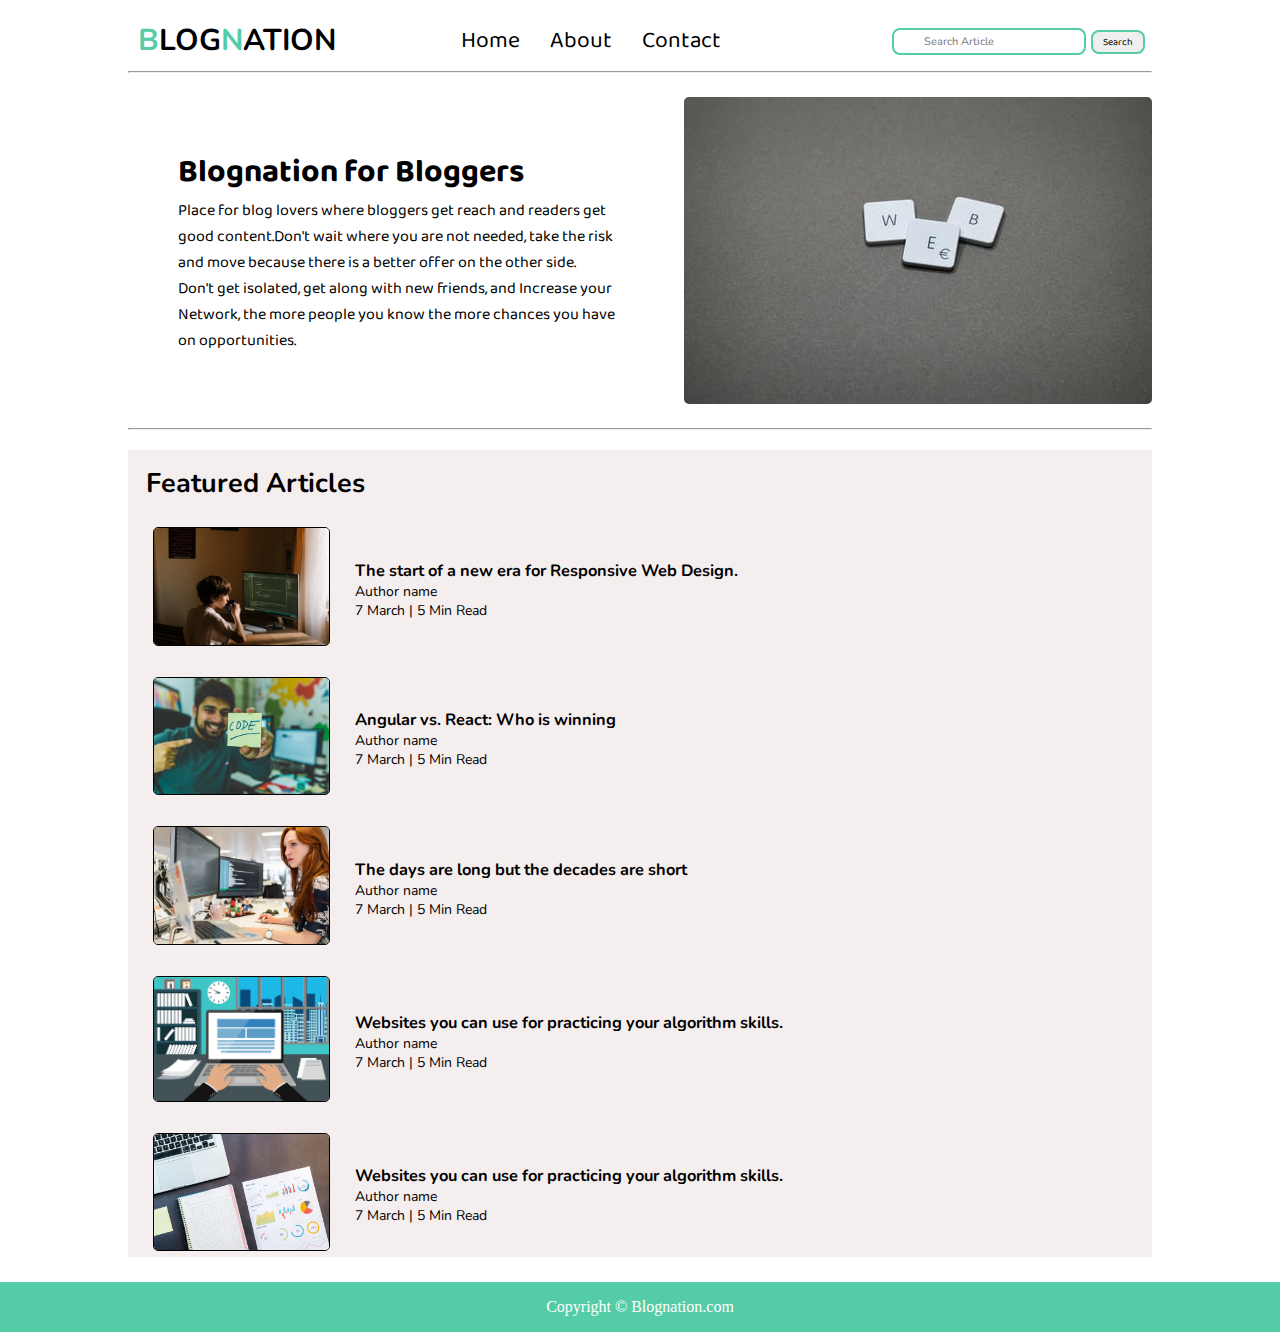
<file: index.html>
<!DOCTYPE html>
<html lang="en">

<head>
    <meta charset="UTF-8">
    <meta http-equiv="X-UA-Compatible" content="IE=edge">
    <meta name="viewport" content="width=device-width, initial-scale=1.0">
    <link rel="stylesheet" href="css/utility.css">
    <link rel="stylesheet" href="css/style.css">
    <link rel="stylesheet" href="css/res.css">
    <link rel="stylesheet" href="css/about.css">
    <link rel="stylesheet" href="css/article1.css">
    <link rel="stylesheet" href="css/contact.css">
    
    <title>BlogNation</title>
</head>

<body>
    <div class="navigation max_width-1 m_at font1">
        <div class="n-left">
            <span id="b-name"><span style="color:var(--main-bg-color);">B</span>LOG<span style="color:var(--main-bg-color);">N</span>ATION</span>
            <ul>
                <li><a href="index.html">Home</a></li>
                <li><a href="about.html">About</a></li>
                <li><a href="contact.html" target="_blank">Contact</a></li>
            </ul>

        </div>
        <div class="n-right">
            <form action="search.html" method="get">
            <input class="form-input" type="text" name="query" placeholder="Search Article">
            <button class="btn">Search</button>
        </form>
        </div>

    </div>
    <div class="max_width-1 m_at">
        <hr>
    </div>

    <div class="content max_width-1 m_at">
        <div class="content-left">
            <h1>Blognation for Bloggers</h1>
            <p>Place for blog lovers where bloggers get reach and readers get good content.Don't wait where you are not
                needed, take the risk and move because there is a better offer on the other side.</p>
            <p>Don't get isolated, get along with new friends, and Increase your Network, the more people you know the
                more chances you have on opportunities.</p>
        </div>
        <div class="content-right">
        </div>
    </div>
    <div class="max_width-1 m_at">
        <hr>
    </div>
    <div class="h-articles max_width-1 m_at font1">
        <h2>Featured Articles</h2>
            <div class="h-article">
                <div class="h-article-img">
                    <img src="img/pexels-cottonbro-4709285.jpg" alt="article-1">
                </div>
                <div class="h-article-content font1">
                    <a href="article1.html">
                        <h3>The start of a new era for Responsive Web Design.</h3>
                    </a>
                    <div>Author name </div>
                    <span>7 March | 5 Min Read</span>
                </div>
            </div>

            <div class="h-article">
                <div class="h-article-img">
                    <img src="img/code.jpeg" alt="article-1">
                </div>
                <div class="h-article-content font1">
                    <a href="article2.html">
                        <h3>Angular vs. React: Who is winning</h3>
                    </a>
                    <div>Author name</div>
                    <span>7 March | 5 Min Read</span>
                </div>
            </div>

            <div class="h-article">
                <div class="h-article-img">
                    <img src="img/code2.jpeg" alt="article-1">
                </div>
                <div class="h-article-content font1">
                    <a href="article3.html">
                        <h3>The days are long but the decades are short</h3>
                    </a>
                    <div>Author name </div>
                    <span>7 March | 5 Min Read</span>
                </div>
            </div>

            <div class="h-article">
                <div class="h-article-img">
                    <img src="img/office_employee_workspace.jpg" alt="article-1">
                </div>
                <div class="h-article-content font1">
                    <a href="blogpost.html">
                        <h3>Websites you can use for practicing your algorithm skills.</h3>
                    </a>
                    <div>Author name </div>
                    <span>7 March | 5 Min Read</span>
                </div>
            </div>

            <div class="h-article">
                <div class="h-article-img">
                    <img src="img/pexels-lukas-669616.jpg" alt="article-1">
                </div>
                <div class="h-article-content font1">
                    <a href="blogpost.html">
                        <h3>Websites you can use for practicing your algorithm skills.</h3>
                    </a>
                    <div>Author name </div>
                    <span>7 March | 5 Min Read</span>
                </div>
            </div>

    </div>

    <div class="footer">
        <p>Copyright &copy Blognation.com</p>
    </div>
</body>

</html>
</file>
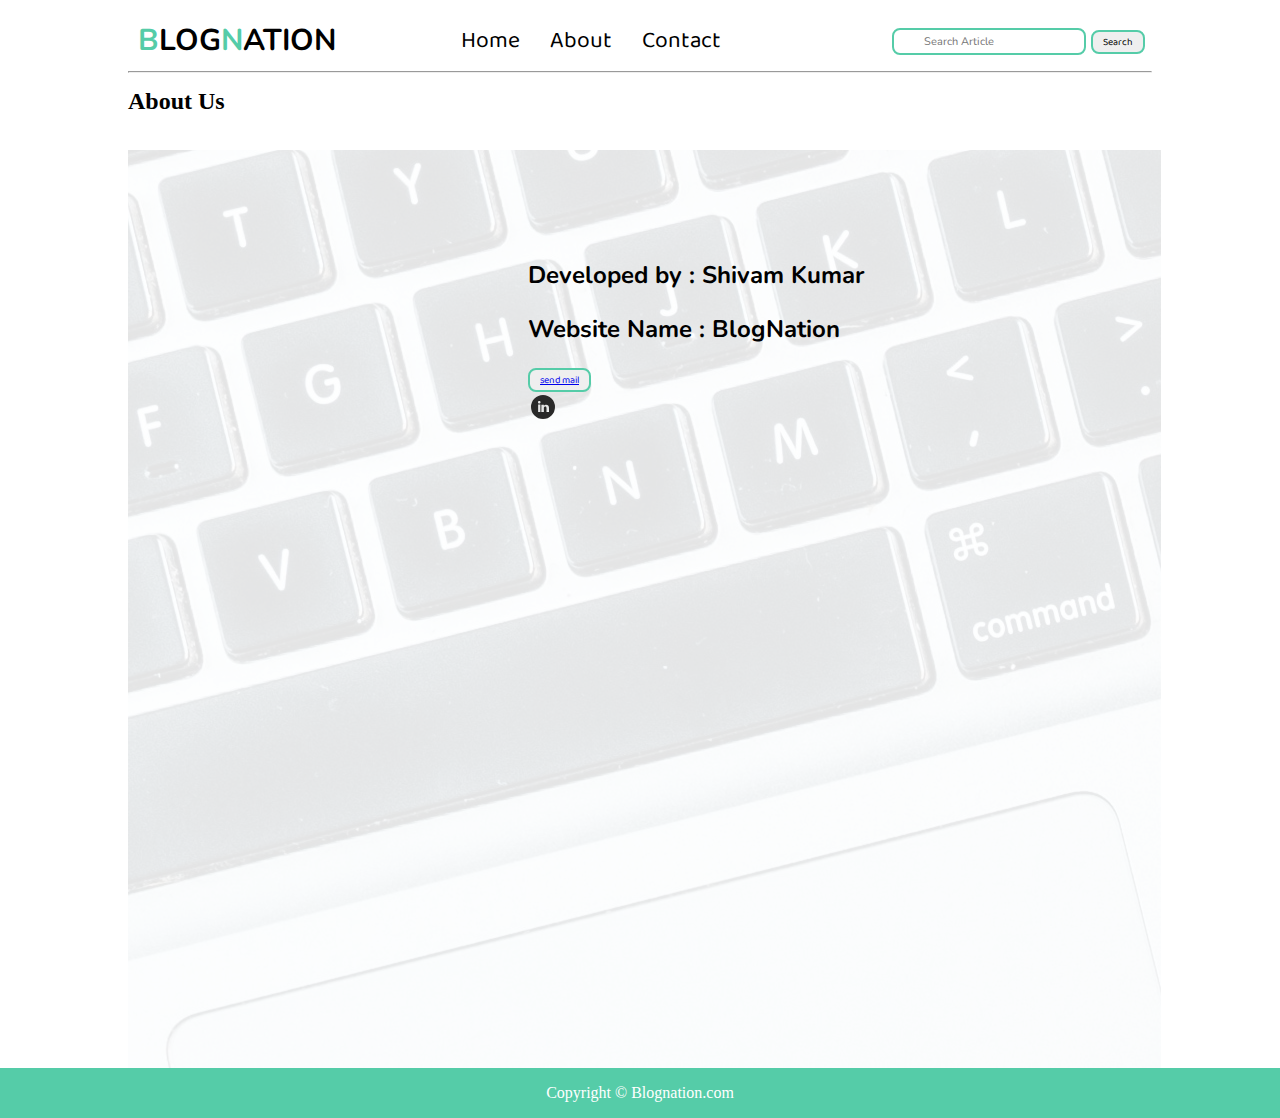
<file: about.html>
<!DOCTYPE html>
<html lang="en">

<head>
    <meta charset="UTF-8">
    <meta http-equiv="X-UA-Compatible" content="IE=edge">
    <meta name="viewport" content="width=device-width, initial-scale=1.0">
    <link rel="stylesheet" href="css/utility.css">
    <link rel="stylesheet" href="css/style.css">
    <link rel="stylesheet" href="css/contact.css">
    <link rel="stylesheet" href="css/res.css">
    <link rel="stylesheet" href="css/about.css">
    <link rel="stylesheet" href="css/article1.css">
    <title>BlogNation</title>
</head>

<body>
    <div class="navigation max_width-1 m_at font1">
        <div class="n-left">
            <span id="b-name"><span style="color:var(--main-bg-color);">B</span>LOG<span style="color:var(--main-bg-color);">N</span>ATION</span>
            <ul>
                <li><a href="index.html">Home</a></li>
                <li><a href="about.html">About</a></li>
                <li><a href="contact.html" target="_blank">Contact</a></li>
            </ul>

        </div>
        <div class="n-right">
            <form action="search.html" method="get">
            <input class="form-input" type="text" name="query" placeholder="Search Article">
            <button class="btn">Search</button>
        </form>
        </div>

    </div>
    <div class="max_width-1 m_at">
        <hr>
    </div>
    <div class="max_width-1 m_at m-pad" style="padding: 15px;">
        <h2>About Us</h2>
    </div>
    <div class="contact-content font1 m_at max_width-1">
        <div class="about">
                <h2>Developed by : Shivam Kumar</h2><br>
                <h2>Website Name : BlogNation</h2><br>
                <button type="button"  class="btn btn-dark" style="color: white;"> 
                <a href="mailto:kumarshivamsuper@gmail.com">send mail</a></button><br>
                <a href="https://www.instagram.com/khemu_2001/" target="_blank"><svg width="30" height="30" viewBox="0 0 30 30" fill="none" class="lx os"><path fill-rule="evenodd" clip-rule="evenodd" d="M27 15a12 12 0 1 1-24 0 12 12 0 0 1 24 0zm-14.61 5v-7.42h-2.26V20h2.26zm-1.13-8.44c.79 0 1.28-.57 1.28-1.28-.02-.73-.5-1.28-1.26-1.28-.78 0-1.28.55-1.28 1.28 0 .71.49 1.28 1.25 1.28h.01zM15.88 20h-2.5s.04-6.5 0-7.17h2.5v1.02l-.02.02h.02v-.02a2.5 2.5 0 0 1 2.25-1.18c1.64 0 2.87 1.02 2.87 3.22V20h-2.5v-3.83c0-.97-.36-1.62-1.26-1.62-.69 0-1.1.44-1.28.87-.06.15-.08.36-.08.58v4z" fill="#292929"></path></svg></a>
            </address>
        </div>
    </div>

    <div class="footer">
        <p>Copyright &copy Blognation.com</p>
    </div>
</body>

</html>
</file>
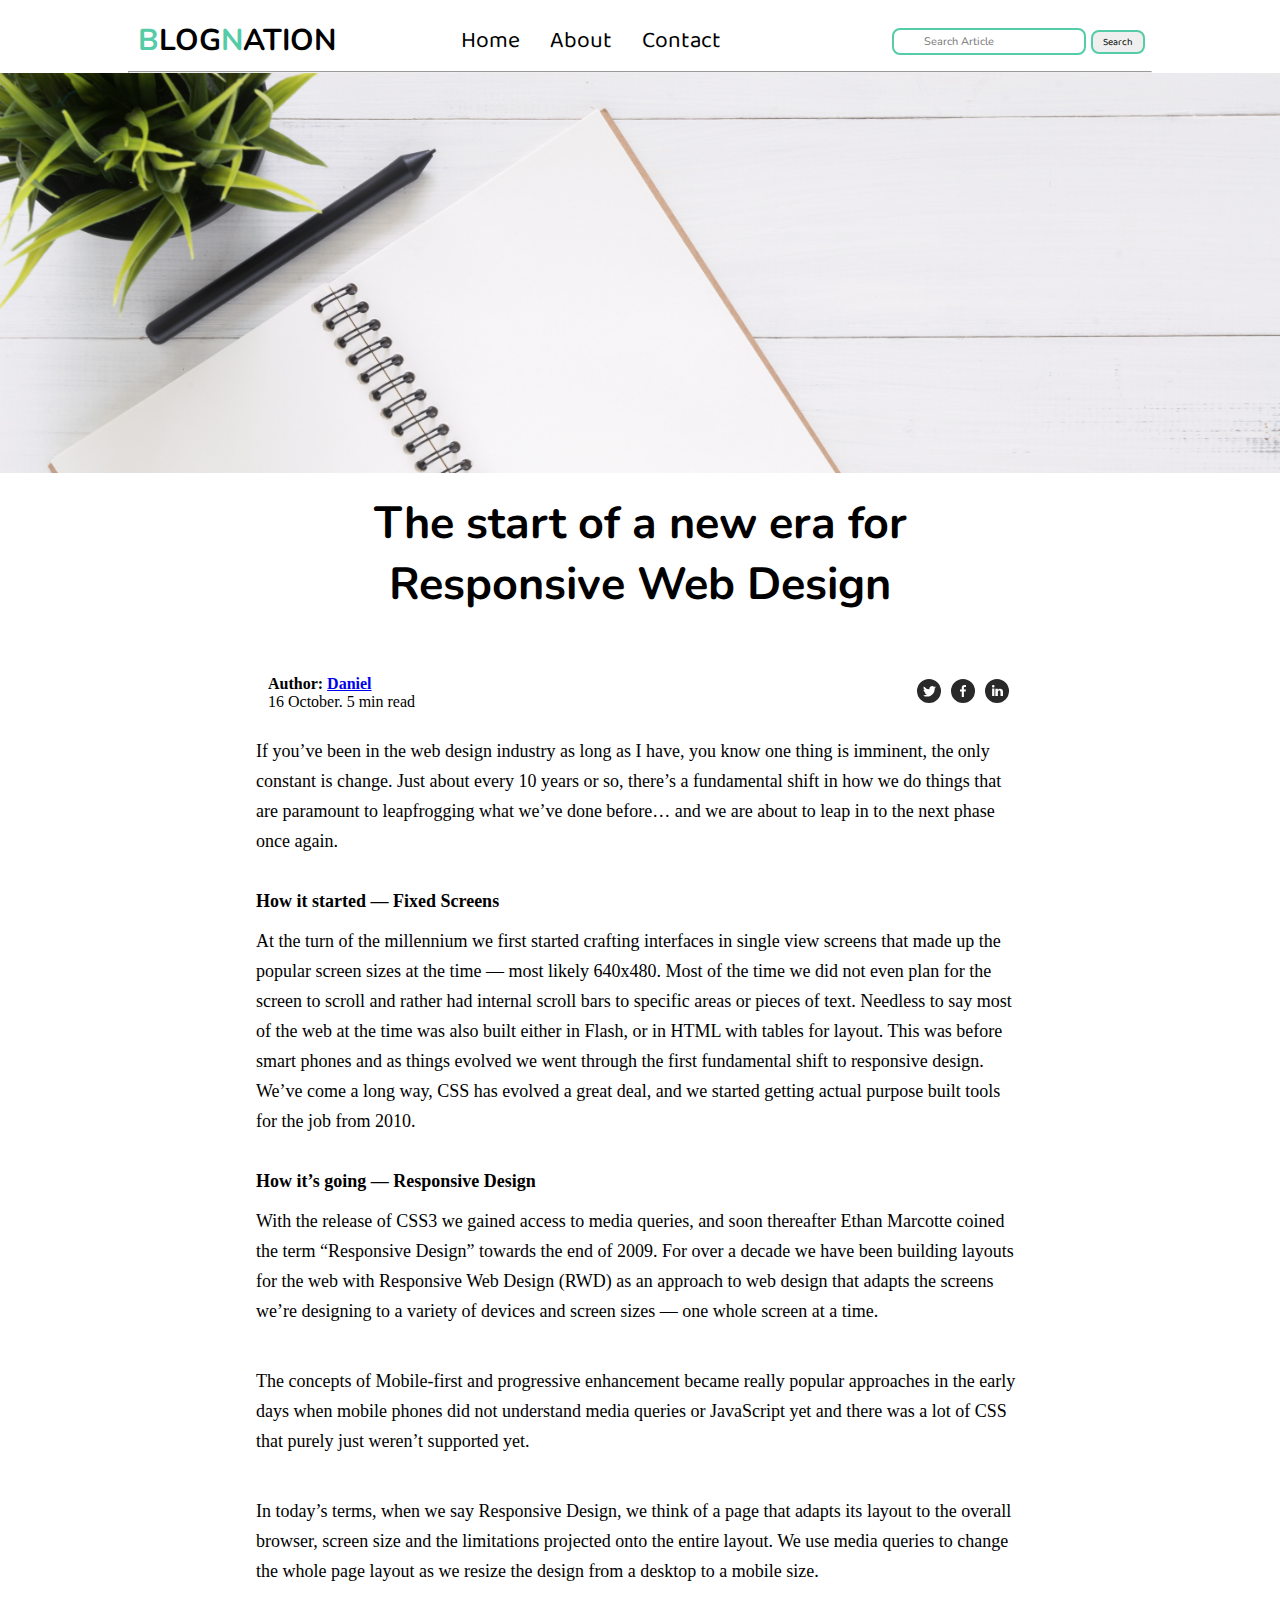
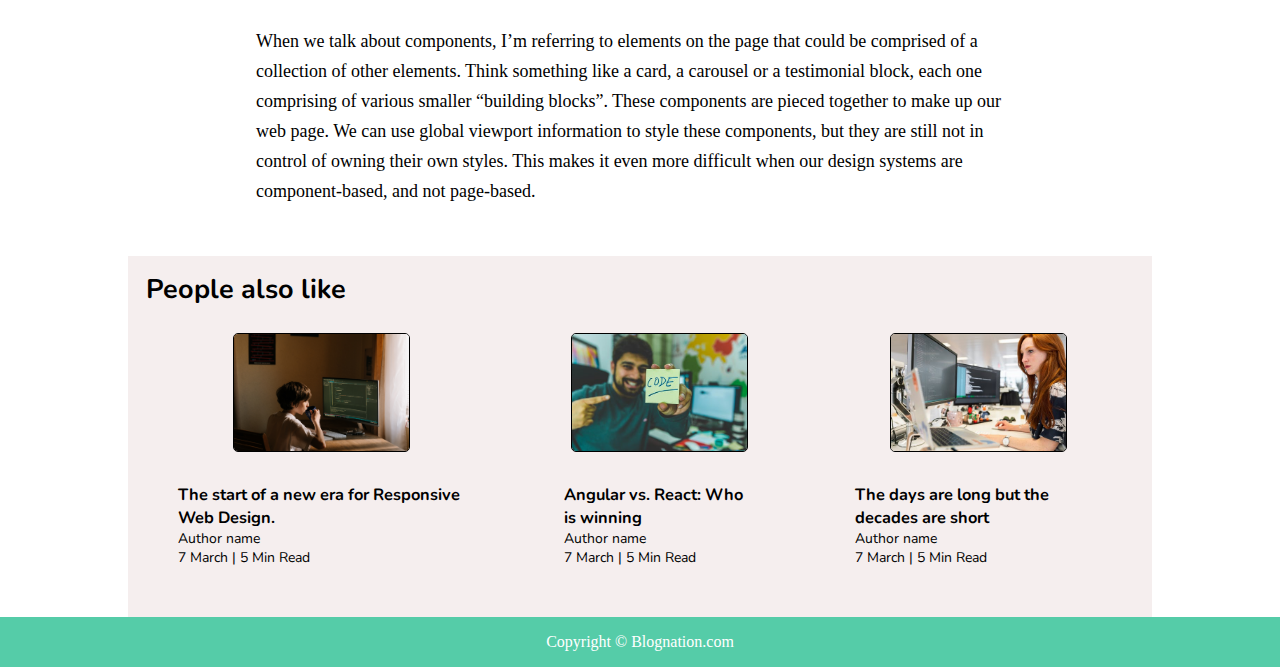
<file: article1.html>
<!DOCTYPE html>
<html lang="en">

<head>
    <meta charset="UTF-8">
    <meta http-equiv="X-UA-Compatible" content="IE=edge">
    <meta name="viewport" content="width=device-width, initial-scale=1.0">
    <link rel="stylesheet" href="css/utility.css">
    <link rel="stylesheet" href="css/style.css">
    <link rel="stylesheet" href="css/blogpost.css">
    <link rel="stylesheet" href="css/res.css">
    <link rel="stylesheet" href="css/about.css">
    <link rel="stylesheet" href="css/article1.css">
    <title>BlogNation</title>
</head>

<body>
    <div class="navigation max_width-1 m_at font1">
        <div class="n-left">
            <span id="b-name"><span style="color:var(--main-bg-color);">B</span>LOG<span style="color:var(--main-bg-color);">N</span>ATION</span>
            <ul>
                <li><a href="index.html">Home</a></li>
                <li><a href="about.html">About</a></li>
                <li><a href="contact.html" target="_blank">Contact</a></li>
            </ul>

        </div>
        <div class="n-right">
            <form action="search.html" method="get">
            <input class="form-input" type="text" name="query" placeholder="Search Article">
            <button class="btn">Search</button>
        </form>
        </div>
    </div>
    <div class="max_width-1 m_at">
        <hr>
    </div>
    <div class="blog-img">
        <img src="img/blog-img.jpg" alt="blog">
    </div>
    <div class="blogpost-content max_width-2 m_at">
            <h1 class="font1 stick">The start of a new era for Responsive Web Design</h1>
            <div class="blog-meta">
                <div class="auth-info font2"><b> Author: <a href="/">Daniel</a> </b>
                    <div>16 October. 5 min read</div>
                </div>
                <div class="social-info">
                    <a href="/" target="_blank"><svg width="30" height="30" viewBox="0 0 30 30" fill="none" class="lx os"><path fill-rule="evenodd" clip-rule="evenodd" d="M15 27a12 12 0 1 0 0-24 12 12 0 0 0 0 24zm4.95-16.17a2.67 2.67 0 0 0-4.6 1.84c0 .2.03.41.05.62a7.6 7.6 0 0 1-5.49-2.82 3 3 0 0 0-.38 1.34c.02.94.49 1.76 1.2 2.23a2.53 2.53 0 0 1-1.2-.33v.04c0 1.28.92 2.36 2.14 2.62-.23.05-.46.08-.71.1l-.21-.02-.27-.03a2.68 2.68 0 0 0 2.48 1.86A5.64 5.64 0 0 1 9 19.38a7.62 7.62 0 0 0 4.1 1.19c4.9 0 7.58-4.07 7.57-7.58v-.39c.52-.36.97-.83 1.33-1.38-.48.23-1 .37-1.53.43.56-.33.96-.86 1.15-1.48-.5.31-1.07.53-1.67.66z" fill="#292929"></path></svg></a>

                    <a href="/" target="_blank"><svg width="30" height="30" viewBox="0 0 30 30" fill="none" class="lx os"><path fill-rule="evenodd" clip-rule="evenodd" d="M15 27a12 12 0 1 0 0-24 12 12 0 0 0 0 24zm-1.23-6.03V15.6H12v-2.15h1.77v-1.6C13.77 10 14.85 9 16.42 9c.75 0 1.4.06 1.58.08v1.93h-1.09c-.85 0-1.02.43-1.02 1.05v1.38h2.04l-.27 2.15H15.9V21l-2.13-.03z" fill="#292929"></path></svg></a>

                   <a href="/" target="_blank"><svg width="30" height="30" viewBox="0 0 30 30" fill="none" class="lx os"><path fill-rule="evenodd" clip-rule="evenodd" d="M27 15a12 12 0 1 1-24 0 12 12 0 0 1 24 0zm-14.61 5v-7.42h-2.26V20h2.26zm-1.13-8.44c.79 0 1.28-.57 1.28-1.28-.02-.73-.5-1.28-1.26-1.28-.78 0-1.28.55-1.28 1.28 0 .71.49 1.28 1.25 1.28h.01zM15.88 20h-2.5s.04-6.5 0-7.17h2.5v1.02l-.02.02h.02v-.02a2.5 2.5 0 0 1 2.25-1.18c1.64 0 2.87 1.02 2.87 3.22V20h-2.5v-3.83c0-.97-.36-1.62-1.26-1.62-.69 0-1.1.44-1.28.87-.06.15-.08.36-.08.58v4z" fill="#292929"></path></svg></a>
                </div>
            </div>

            <div class="para font2">

                <p>If you’ve been in the web design industry as long as I have, you know one thing is imminent, the only constant is change. Just about every 10 years or so, there’s a fundamental shift in how we do things that are paramount to leapfrogging what we’ve done before… and we are about to leap in to the next phase once again.</p><br>



                <h4>How it started — Fixed Screens</h4>

                <p>At the turn of the millennium we first started crafting interfaces in single view screens that made up the popular screen sizes at the time — most likely 640x480. Most of the time we did not even plan for the screen to scroll and rather had internal scroll bars to specific areas or pieces of text. Needless to say most of the web at the time was also built either in Flash, or in HTML with tables for layout. This was before smart phones and as things evolved we went through the first fundamental shift to responsive design. We’ve come a long way, CSS has evolved a great deal, and we started getting actual purpose built tools for the job from 2010.</p><br>


                <h4>How it’s going — Responsive Design</h4>

                <p>With the release of CSS3 we gained access to media queries, and soon thereafter Ethan Marcotte coined the term “Responsive Design” towards the end of 2009. For over a decade we have been building layouts for the web with Responsive Web Design (RWD) as an approach to web design that adapts the screens we’re designing to a variety of devices and screen sizes — one whole screen at a time.</p><br>

                <p>The concepts of Mobile-first and progressive enhancement became really popular approaches in the early days when mobile phones did not understand media queries or JavaScript yet and there was a lot of CSS that purely just weren’t supported yet.</p><br>

                <p>In today’s terms, when we say Responsive Design, we think of a page that adapts its layout to the overall browser, screen size and the limitations projected onto the entire layout. We use media queries to change the whole page layout as we resize the design from a desktop to a mobile size.</p><br>


                <p>When we talk about components, I’m referring to elements on the page that could be comprised of a collection of other elements. Think something like a card, a carousel or a testimonial block, each one comprising of various smaller “building blocks”. These components are pieced together to make up our web page. We can use global viewport information to style these components, but they are still not in control of owning their own styles. This makes it even more difficult when our design systems are component-based, and not page-based.
                </p><br>
        </div>
        </div>
    <div class="h-articles max_width-1 m_at font1">
        <h2>People also like</h2>
            <div class="row-article b-article">
                <div class="h-article b-article fl_direct">
                    <div class="h-article-img">
                        <img src="img/pexels-cottonbro-4709285.jpg" alt="article-1">
                    </div>
                    <div class="h-article-content font1">
                        <a href="article1.html">
                            <h3>The start of a new era for Responsive Web Design.</h3>
                        </a>
                        <div>Author name </div>
                        <span>7 March | 5 Min Read</span>
                    </div>
                </div>
    
                <div class="h-article b-article fl_direct">
                    <div class="h-article-img">
                        <img src="img/code.jpeg" alt="article-1">
                    </div>
                    <div class="h-article-content font1">
                        <a href="article2.html">
                            <h3>Angular vs. React: Who is winning</h3>
                        </a>
                        <div>Author name</div>
                        <span>7 March | 5 Min Read</span>
                    </div>
                </div>
    
                <div class="h-article b-article fl_direct">
                    <div class="h-article-img">
                        <img src="img/code2.jpeg" alt="article-1">
                    </div>
                    <div class="h-article-content font1">
                        <a href="article3.html">
                            <h3>The days are long but the decades are short</h3>
                        </a>
                        <div>Author name </div>
                        <span>7 March | 5 Min Read</span>
                    </div>
                </div>
            </div>
    </div>

    <div class="footer">
        <p>Copyright &copy Blognation.com</p>
    </div>
</body>

</html>
</file>
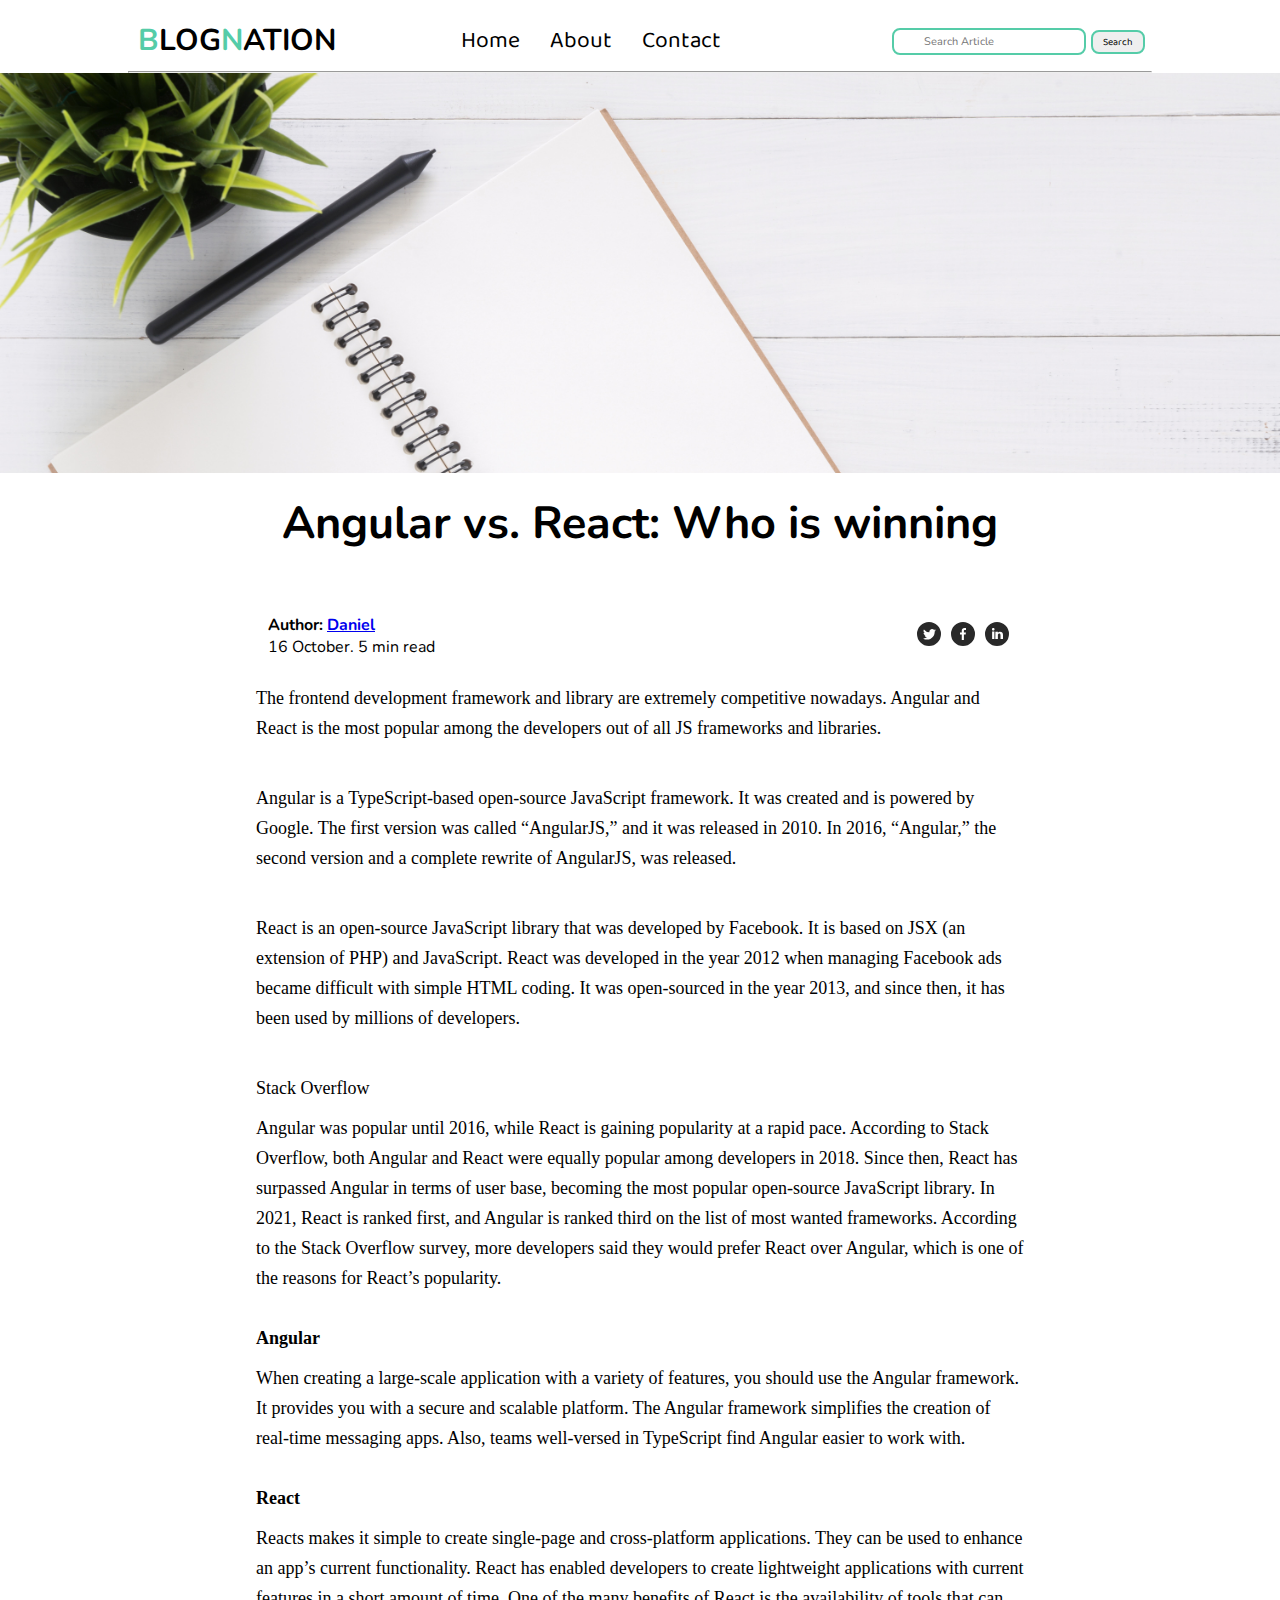
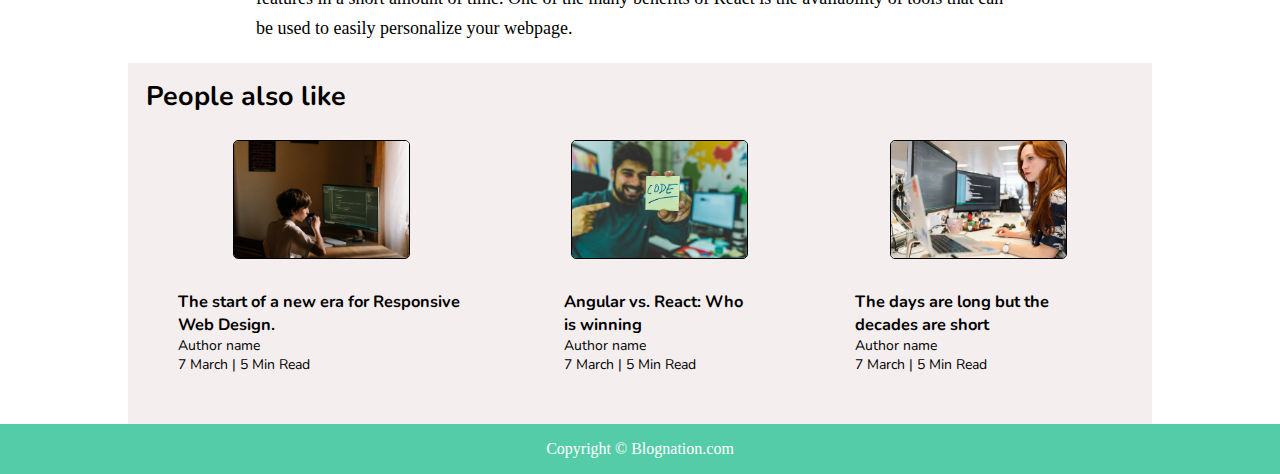
<file: article2.html>
<!DOCTYPE html>
<html lang="en">

<head>
    <meta charset="UTF-8">
    <meta http-equiv="X-UA-Compatible" content="IE=edge">
    <meta name="viewport" content="width=device-width, initial-scale=1.0">
    <link rel="stylesheet" href="css/utility.css">
    <link rel="stylesheet" href="css/style.css">
    <link rel="stylesheet" href="css/blogpost.css">
    <link rel="stylesheet" href="css/res.css">
    <link rel="stylesheet" href="css/about.css">
    <link rel="stylesheet" href="css/article1.css">
    
    <title>BlogNation</title>
</head>

<body>
    <div class="navigation max_width-1 m_at font1">
        <div class="n-left">
            <span id="b-name"><span style="color:var(--main-bg-color);">B</span>LOG<span style="color:var(--main-bg-color);">N</span>ATION</span>
            <ul>
                <li><a href="index.html">Home</a></li>
                <li><a href="about.html">About</a></li>
                <li><a href="contact.html" target="_blank">Contact</a></li>
            </ul>

        </div>
        <div class="n-right">
            <form action="search.html" method="get">
            <input class="form-input" type="text" name="query" placeholder="Search Article">
            <button class="btn">Search</button>
        </form>
        </div>
    </div>
    <div class="max_width-1 m_at">
        <hr>
    </div>
    <div class="blog-img">
        <img src="img/blog-img.jpg" alt="blog">
    </div>
    <div class="blogpost-content max_width-2 m_at">
            <h1 class="font1 stick">Angular vs. React: Who is winning</h1>
            <div class="blog-meta">
                <div class="auth-info font1"><b> Author: <a href="/">Daniel</a> </b>
                    <div>16 October. 5 min read</div>
                </div>
                <div class="social-info">
                    <a href="/" target="_blank"><svg width="30" height="30" viewBox="0 0 30 30" fill="none" class="lx os"><path fill-rule="evenodd" clip-rule="evenodd" d="M15 27a12 12 0 1 0 0-24 12 12 0 0 0 0 24zm4.95-16.17a2.67 2.67 0 0 0-4.6 1.84c0 .2.03.41.05.62a7.6 7.6 0 0 1-5.49-2.82 3 3 0 0 0-.38 1.34c.02.94.49 1.76 1.2 2.23a2.53 2.53 0 0 1-1.2-.33v.04c0 1.28.92 2.36 2.14 2.62-.23.05-.46.08-.71.1l-.21-.02-.27-.03a2.68 2.68 0 0 0 2.48 1.86A5.64 5.64 0 0 1 9 19.38a7.62 7.62 0 0 0 4.1 1.19c4.9 0 7.58-4.07 7.57-7.58v-.39c.52-.36.97-.83 1.33-1.38-.48.23-1 .37-1.53.43.56-.33.96-.86 1.15-1.48-.5.31-1.07.53-1.67.66z" fill="#292929"></path></svg></a>

                    <a href="/" target="_blank"><svg width="30" height="30" viewBox="0 0 30 30" fill="none" class="lx os"><path fill-rule="evenodd" clip-rule="evenodd" d="M15 27a12 12 0 1 0 0-24 12 12 0 0 0 0 24zm-1.23-6.03V15.6H12v-2.15h1.77v-1.6C13.77 10 14.85 9 16.42 9c.75 0 1.4.06 1.58.08v1.93h-1.09c-.85 0-1.02.43-1.02 1.05v1.38h2.04l-.27 2.15H15.9V21l-2.13-.03z" fill="#292929"></path></svg></a>

                   <a href="/" target="_blank"><svg width="30" height="30" viewBox="0 0 30 30" fill="none" class="lx os"><path fill-rule="evenodd" clip-rule="evenodd" d="M27 15a12 12 0 1 1-24 0 12 12 0 0 1 24 0zm-14.61 5v-7.42h-2.26V20h2.26zm-1.13-8.44c.79 0 1.28-.57 1.28-1.28-.02-.73-.5-1.28-1.26-1.28-.78 0-1.28.55-1.28 1.28 0 .71.49 1.28 1.25 1.28h.01zM15.88 20h-2.5s.04-6.5 0-7.17h2.5v1.02l-.02.02h.02v-.02a2.5 2.5 0 0 1 2.25-1.18c1.64 0 2.87 1.02 2.87 3.22V20h-2.5v-3.83c0-.97-.36-1.62-1.26-1.62-.69 0-1.1.44-1.28.87-.06.15-.08.36-.08.58v4z" fill="#292929"></path></svg></a>
                </div>
            </div>

            <div class="para font2">
                
                <p>The frontend development framework and library are extremely competitive nowadays. Angular and React is the most popular among the developers out of all JS frameworks and libraries.</p><br>


                <p>Angular is a TypeScript-based open-source JavaScript framework. It was created and is powered by Google. The first version was called “AngularJS,” and it was released in 2010. In 2016, “Angular,” the second version and a complete rewrite of AngularJS, was released.</p><br>


                <p>React is an open-source JavaScript library that was developed by Facebook. It is based on JSX (an extension of PHP) and JavaScript. React was developed in the year 2012 when managing Facebook ads became difficult with simple HTML coding. It was open-sourced in the year 2013, and since then, it has been used by millions of developers.</p><br>

                <p>Stack Overflow</p>

                <p>Angular was popular until 2016, while React is gaining popularity at a rapid pace. According to Stack Overflow, both Angular and React were equally popular among developers in 2018. Since then, React has surpassed Angular in terms of user base, becoming the most popular open-source JavaScript library. In 2021, React is ranked first, and Angular is ranked third on the list of most wanted frameworks. According to the Stack Overflow survey, more developers said they would prefer React over Angular, which is one of the reasons for React’s popularity.</p><br>




                <h4>Angular</h4>
            
                <p>When creating a large-scale application with a variety of features, you should use the Angular framework. It provides you with a secure and scalable platform. The Angular framework simplifies the creation of real-time messaging apps. Also, teams well-versed in TypeScript find Angular easier to work with.</p><br>

                <h4>React</h4>
                <p>Reacts makes it simple to create single-page and cross-platform applications. They can be used to enhance an app’s current functionality. React has enabled developers to create lightweight applications with current features in a short amount of time. One of the many benefits of React is the availability of tools that can be used to easily personalize your webpage.</p>
        </div>
        </div>
    <div class="h-articles max_width-1 m_at font1">
        <h2>People also like</h2>
        <div class="row-article b-article">
            <div class="h-article b-article fl_direct">
                <div class="h-article-img">
                    <img src="img/pexels-cottonbro-4709285.jpg" alt="article-1">
                </div>
                <div class="h-article-content font1">
                    <a href="article1.html">
                        <h3>The start of a new era for Responsive Web Design.</h3>
                    </a>
                    <div>Author name </div>
                    <span>7 March | 5 Min Read</span>
                </div>
            </div>

            <div class="h-article b-article fl_direct">
                <div class="h-article-img">
                    <img src="img/code.jpeg" alt="article-1">
                </div>
                <div class="h-article-content font1">
                    <a href="article2.html">
                        <h3>Angular vs. React: Who is winning</h3>
                    </a>
                    <div>Author name</div>
                    <span>7 March | 5 Min Read</span>
                </div>
            </div>

            <div class="h-article b-article fl_direct">
                <div class="h-article-img">
                    <img src="img/code2.jpeg" alt="article-1">
                </div>
                <div class="h-article-content font1">
                    <a href="article3.html">
                        <h3>The days are long but the decades are short</h3>
                    </a>
                    <div>Author name </div>
                    <span>7 March | 5 Min Read</span>
                </div>
            </div>
            </div>
    </div>

    <div class="footer">
        <p>Copyright &copy Blognation.com</p>
    </div>
</body>

</html>
</file>
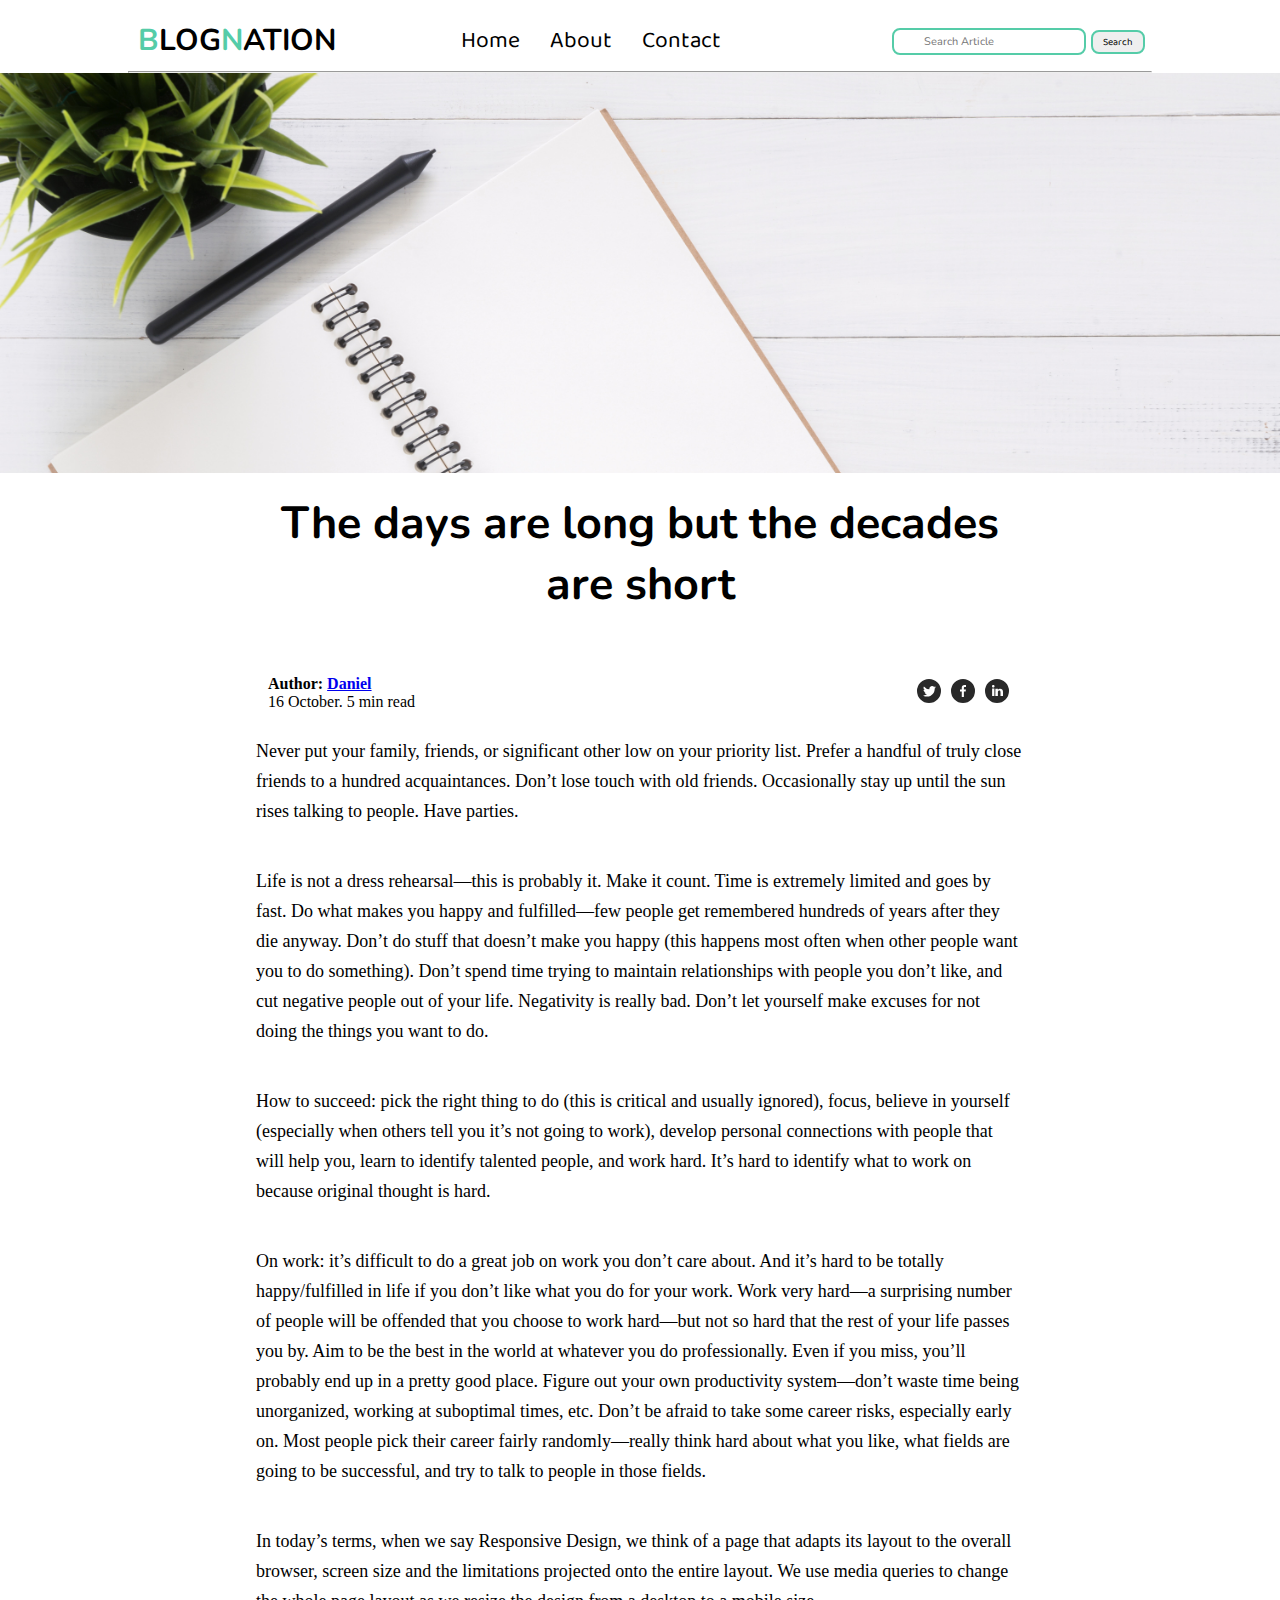
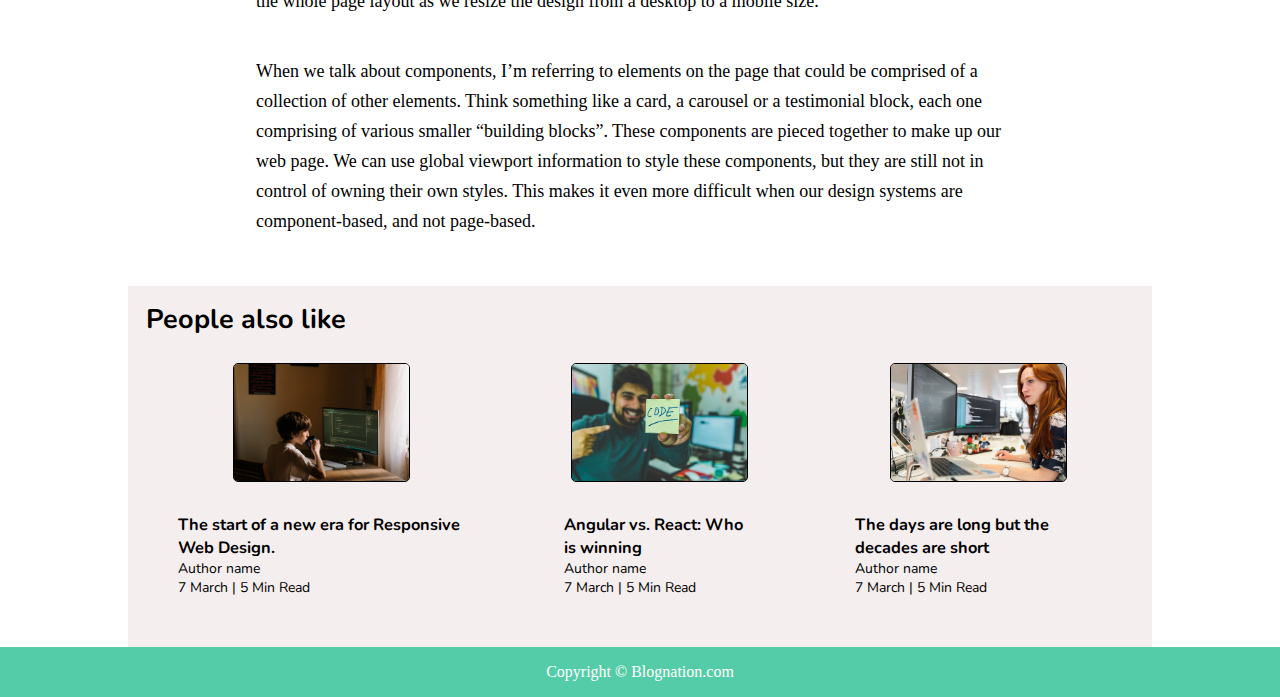
<file: article3.html>
<!DOCTYPE html>
<html lang="en">

<head>
    <meta charset="UTF-8">
    <meta http-equiv="X-UA-Compatible" content="IE=edge">
    <meta name="viewport" content="width=device-width, initial-scale=1.0">
    <link rel="stylesheet" href="css/utility.css">
    <link rel="stylesheet" href="css/style.css">
    <link rel="stylesheet" href="css/blogpost.css">
    <link rel="stylesheet" href="css/res.css">
    <link rel="stylesheet" href="css/about.css">
    <link rel="stylesheet" href="css/article1.css">
    <title>BlogNation</title>
</head>

<body>
    <div class="navigation max_width-1 m_at font1">
        <div class="n-left">
            <span id="b-name"><span style="color:var(--main-bg-color);">B</span>LOG<span style="color:var(--main-bg-color);">N</span>ATION</span>
            <ul>
                <li><a href="home.html">Home</a></li>
                <li><a href="about.html">About</a></li>
                <li><a href="contact.html" target="_blank">Contact</a></li>
            </ul>

        </div>
        <div class="n-right">
            <form action="search.html" method="get">
            <input class="form-input" type="text" name="query" placeholder="Search Article">
            <button class="btn">Search</button>
        </form>
        </div>
    </div>
    <div class="max_width-1 m_at">
        <hr>
    </div>
    <div class="blog-img">
        <img src="img/blog-img.jpg" alt="blog">
    </div>
    <div class="blogpost-content max_width-2 m_at">
            <h1 class="font1 stick">The days are long but the decades are short</h1>
            <div class="blog-meta">
                <div class="auth-info font2"><b> Author: <a href="/">Daniel</a> </b>
                    <div>16 October. 5 min read</div>
                </div>
                <div class="social-info">
                    <a href="/" target="_blank"><svg width="30" height="30" viewBox="0 0 30 30" fill="none" class="lx os"><path fill-rule="evenodd" clip-rule="evenodd" d="M15 27a12 12 0 1 0 0-24 12 12 0 0 0 0 24zm4.95-16.17a2.67 2.67 0 0 0-4.6 1.84c0 .2.03.41.05.62a7.6 7.6 0 0 1-5.49-2.82 3 3 0 0 0-.38 1.34c.02.94.49 1.76 1.2 2.23a2.53 2.53 0 0 1-1.2-.33v.04c0 1.28.92 2.36 2.14 2.62-.23.05-.46.08-.71.1l-.21-.02-.27-.03a2.68 2.68 0 0 0 2.48 1.86A5.64 5.64 0 0 1 9 19.38a7.62 7.62 0 0 0 4.1 1.19c4.9 0 7.58-4.07 7.57-7.58v-.39c.52-.36.97-.83 1.33-1.38-.48.23-1 .37-1.53.43.56-.33.96-.86 1.15-1.48-.5.31-1.07.53-1.67.66z" fill="#292929"></path></svg></a>

                    <a href="/" target="_blank"><svg width="30" height="30" viewBox="0 0 30 30" fill="none" class="lx os"><path fill-rule="evenodd" clip-rule="evenodd" d="M15 27a12 12 0 1 0 0-24 12 12 0 0 0 0 24zm-1.23-6.03V15.6H12v-2.15h1.77v-1.6C13.77 10 14.85 9 16.42 9c.75 0 1.4.06 1.58.08v1.93h-1.09c-.85 0-1.02.43-1.02 1.05v1.38h2.04l-.27 2.15H15.9V21l-2.13-.03z" fill="#292929"></path></svg></a>

                   <a href="/" target="_blank"><svg width="30" height="30" viewBox="0 0 30 30" fill="none" class="lx os"><path fill-rule="evenodd" clip-rule="evenodd" d="M27 15a12 12 0 1 1-24 0 12 12 0 0 1 24 0zm-14.61 5v-7.42h-2.26V20h2.26zm-1.13-8.44c.79 0 1.28-.57 1.28-1.28-.02-.73-.5-1.28-1.26-1.28-.78 0-1.28.55-1.28 1.28 0 .71.49 1.28 1.25 1.28h.01zM15.88 20h-2.5s.04-6.5 0-7.17h2.5v1.02l-.02.02h.02v-.02a2.5 2.5 0 0 1 2.25-1.18c1.64 0 2.87 1.02 2.87 3.22V20h-2.5v-3.83c0-.97-.36-1.62-1.26-1.62-.69 0-1.1.44-1.28.87-.06.15-.08.36-.08.58v4z" fill="#292929"></path></svg></a>
                </div>
            </div>

            <div class="para font2">

                <p>Never put your family, friends, or significant other low on your priority list.  Prefer a handful of truly close friends to a hundred acquaintances.  Don’t lose touch with old friends.  Occasionally stay up until the sun rises talking to people.  Have parties.</p><br>




                <p>Life is not a dress rehearsal—this is probably it.  Make it count.  Time is extremely limited and goes by fast.  Do what makes you happy and fulfilled—few people get remembered hundreds of years after they die anyway.  Don’t do stuff that doesn’t make you happy (this happens most often when other people want you to do something).  Don’t spend time trying to maintain relationships with people you don’t like, and cut negative people out of your life.  Negativity is really bad.  Don’t let yourself make excuses for not doing the things you want to do.</p><br>


                <p>How to succeed: pick the right thing to do (this is critical and usually ignored), focus, believe in yourself (especially when others tell you it’s not going to work), develop personal connections with people that will help you, learn to identify talented people, and work hard.  It’s hard to identify what to work on because original thought is hard.</p><br>

                
                <p> On work: it’s difficult to do a great job on work you don’t care about.  And it’s hard to be totally happy/fulfilled in life if you don’t like what you do for your work.  Work very hard—a surprising number of people will be offended that you choose to work hard—but not so hard that the rest of your life passes you by.  Aim to be the best in the world at whatever you do professionally.  Even if you miss, you’ll probably end up in a pretty good place.  Figure out your own productivity system—don’t waste time being unorganized, working at suboptimal times, etc.  Don’t be afraid to take some career risks, especially early on.  Most people pick their career fairly randomly—really think hard about what you like, what fields are going to be successful, and try to talk to people in those fields.
                </p>
                <br>

                <p>In today’s terms, when we say Responsive Design, we think of a page that adapts its layout to the overall browser, screen size and the limitations projected onto the entire layout. We use media queries to change the whole page layout as we resize the design from a desktop to a mobile size.</p><br>


                <p>When we talk about components, I’m referring to elements on the page that could be comprised of a collection of other elements. Think something like a card, a carousel or a testimonial block, each one comprising of various smaller “building blocks”. These components are pieced together to make up our web page. We can use global viewport information to style these components, but they are still not in control of owning their own styles. This makes it even more difficult when our design systems are component-based, and not page-based.
                </p><br>
        </div>
        </div>
    <div class="h-articles max_width-1 m_at font1">
        <h2>People also like</h2>
            <div class="row-article b-article">
                <div class="h-article b-article fl_direct">
                    <div class="h-article-img">
                        <img src="img/pexels-cottonbro-4709285.jpg" alt="article-1">
                    </div>
                    <div class="h-article-content font1">
                        <a href="article1.html">
                            <h3>The start of a new era for Responsive Web Design.</h3>
                        </a>
                        <div>Author name </div>
                        <span>7 March | 5 Min Read</span>
                    </div>
                </div>
    
                <div class="h-article b-article fl_direct">
                    <div class="h-article-img">
                        <img src="img/code.jpeg" alt="article-1">
                    </div>
                    <div class="h-article-content font1">
                        <a href="article2.html">
                            <h3>Angular vs. React: Who is winning</h3>
                        </a>
                        <div>Author name</div>
                        <span>7 March | 5 Min Read</span>
                    </div>
                </div>
    
                <div class="h-article b-article fl_direct">
                    <div class="h-article-img">
                        <img src="img/code2.jpeg" alt="article-1">
                    </div>
                    <div class="h-article-content font1">
                        <a href="article3.html">
                            <h3>The days are long but the decades are short</h3>
                        </a>
                        <div>Author name </div>
                        <span>7 March | 5 Min Read</span>
                    </div>
                </div>
            </div>
    </div>

    <div class="footer">
        <p>Copyright &copy Blognation.com</p>
    </div>
</body>

</html>
</file>
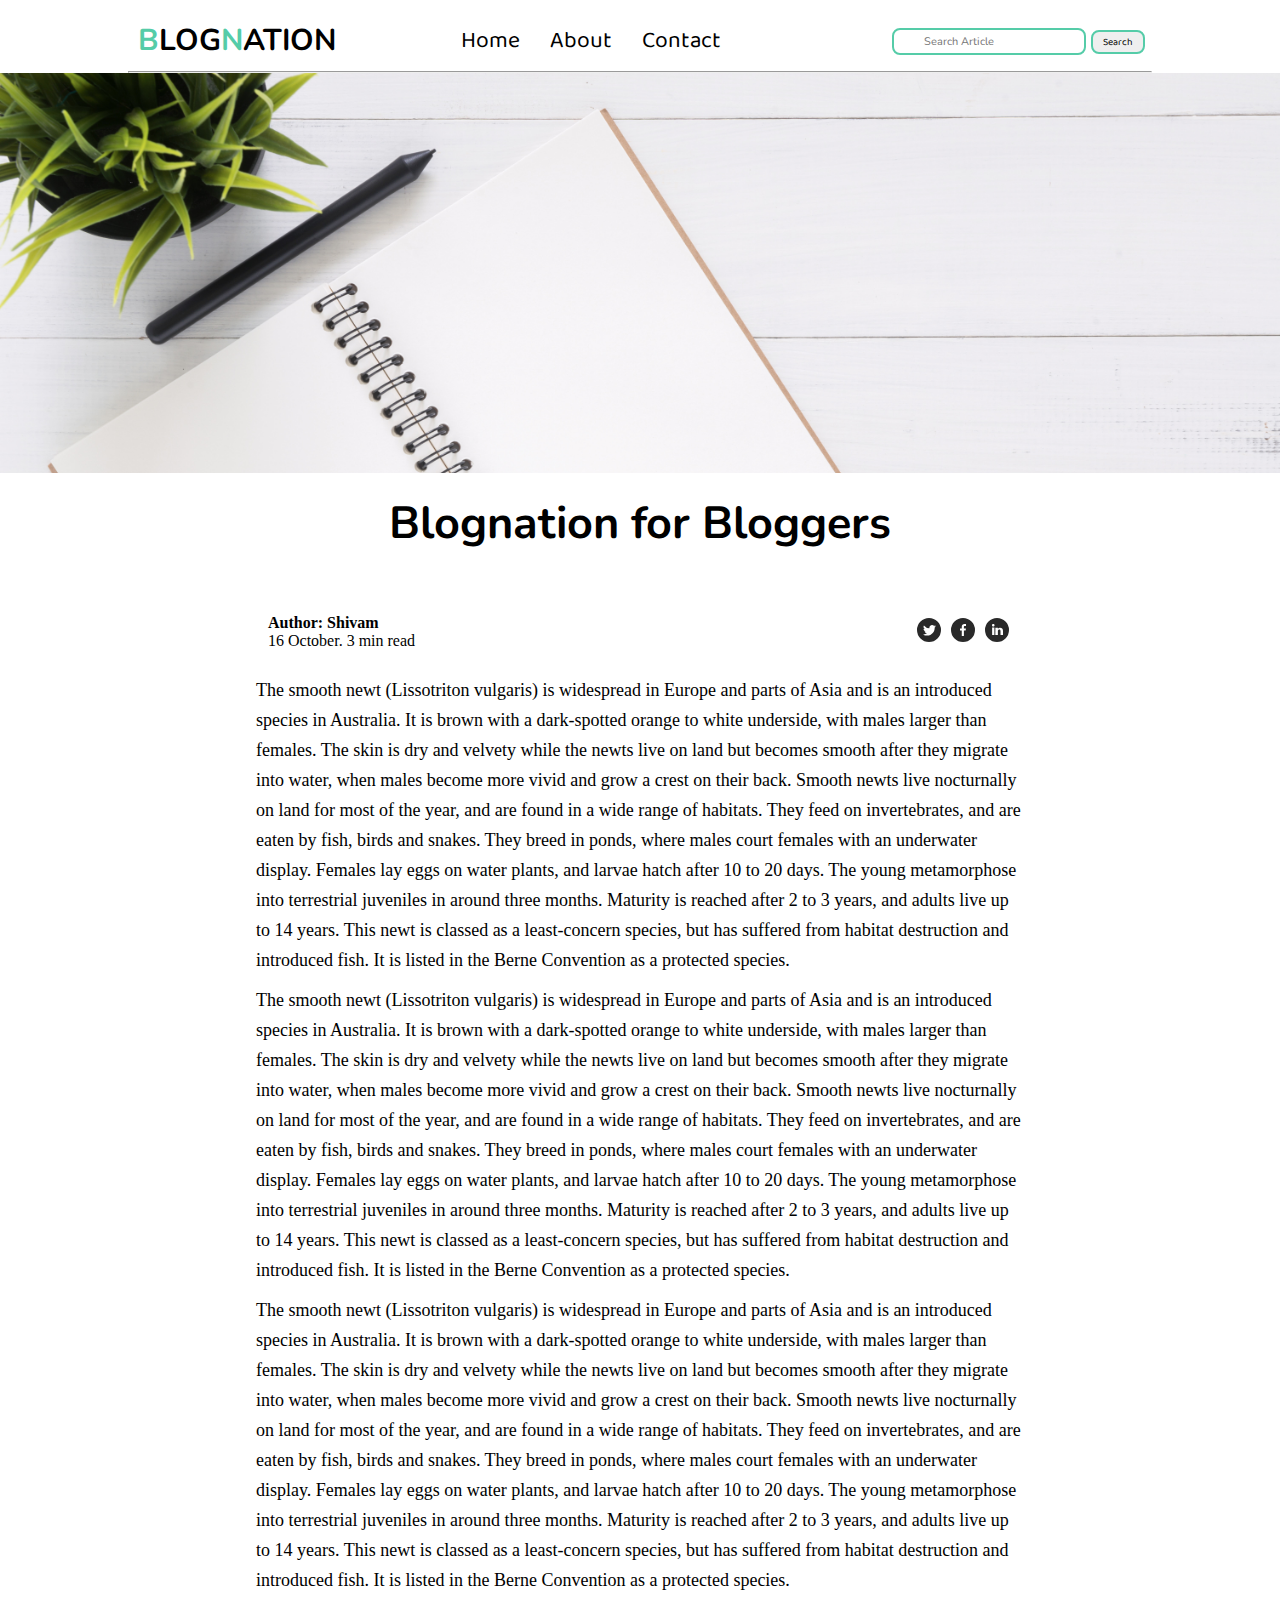
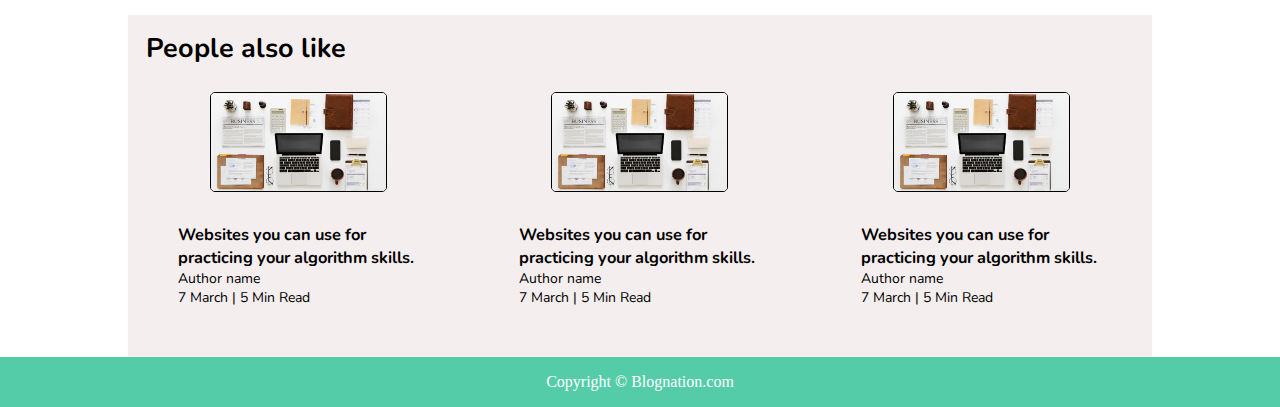
<file: blogpost.html>
<!DOCTYPE html>
<html lang="en">

<head>
    <meta charset="UTF-8">
    <meta http-equiv="X-UA-Compatible" content="IE=edge">
    <meta name="viewport" content="width=device-width, initial-scale=1.0">
    <link rel="stylesheet" href="css/utility.css">
    <link rel="stylesheet" href="css/style.css">
    <link rel="stylesheet" href="css/blogpost.css">
    <link rel="stylesheet" href="css/res.css">
    <link rel="stylesheet" href="css/about.css">
    <link rel="stylesheet" href="css/article1.css">
    <title>BlogNation</title>
</head>

<body>
    <div class="navigation max_width-1 m_at font1">
        <div class="n-left">
            <span id="b-name"><span style="color:var(--main-bg-color);">B</span>LOG<span style="color:var(--main-bg-color);">N</span>ATION</span>
            <ul>
                <li><a href="home.html">Home</a></li>
                <li><a href="about.html">About</a></li>
                <li><a href="contact.html" target="_blank">Contact</a></li>
            </ul>

        </div>
        <div class="n-right">
            <form action="search.html" method="get">
            <input class="form-input" type="text" name="query" placeholder="Search Article">
            <button class="btn">Search</button>
        </form>
        </div>
    </div>
    <div class="max_width-1 m_at">
        <hr>
    </div>
    <div class="blog-img">
        <img src="img/blog-img.jpg" alt="blog">
    </div>
    <div class="blogpost-content max_width-2 m_at">
            <h1 class="font1">Blognation for Bloggers</h1>
            <div class="blog-meta">
                <div class="auth-info"><b>Author: Shivam</b>
                    <div>16 October. 3 min read</div>
                </div>
                <div class="social-info">
                    <svg width="30" height="30" viewBox="0 0 30 30" fill="none" class="lx os"><path fill-rule="evenodd" clip-rule="evenodd" d="M15 27a12 12 0 1 0 0-24 12 12 0 0 0 0 24zm4.95-16.17a2.67 2.67 0 0 0-4.6 1.84c0 .2.03.41.05.62a7.6 7.6 0 0 1-5.49-2.82 3 3 0 0 0-.38 1.34c.02.94.49 1.76 1.2 2.23a2.53 2.53 0 0 1-1.2-.33v.04c0 1.28.92 2.36 2.14 2.62-.23.05-.46.08-.71.1l-.21-.02-.27-.03a2.68 2.68 0 0 0 2.48 1.86A5.64 5.64 0 0 1 9 19.38a7.62 7.62 0 0 0 4.1 1.19c4.9 0 7.58-4.07 7.57-7.58v-.39c.52-.36.97-.83 1.33-1.38-.48.23-1 .37-1.53.43.56-.33.96-.86 1.15-1.48-.5.31-1.07.53-1.67.66z" fill="#292929"></path></svg>

                    <svg width="30" height="30" viewBox="0 0 30 30" fill="none" class="lx os"><path fill-rule="evenodd" clip-rule="evenodd" d="M15 27a12 12 0 1 0 0-24 12 12 0 0 0 0 24zm-1.23-6.03V15.6H12v-2.15h1.77v-1.6C13.77 10 14.85 9 16.42 9c.75 0 1.4.06 1.58.08v1.93h-1.09c-.85 0-1.02.43-1.02 1.05v1.38h2.04l-.27 2.15H15.9V21l-2.13-.03z" fill="#292929"></path></svg>

                   <svg width="30" height="30" viewBox="0 0 30 30" fill="none" class="lx os"><path fill-rule="evenodd" clip-rule="evenodd" d="M27 15a12 12 0 1 1-24 0 12 12 0 0 1 24 0zm-14.61 5v-7.42h-2.26V20h2.26zm-1.13-8.44c.79 0 1.28-.57 1.28-1.28-.02-.73-.5-1.28-1.26-1.28-.78 0-1.28.55-1.28 1.28 0 .71.49 1.28 1.25 1.28h.01zM15.88 20h-2.5s.04-6.5 0-7.17h2.5v1.02l-.02.02h.02v-.02a2.5 2.5 0 0 1 2.25-1.18c1.64 0 2.87 1.02 2.87 3.22V20h-2.5v-3.83c0-.97-.36-1.62-1.26-1.62-.69 0-1.1.44-1.28.87-.06.15-.08.36-.08.58v4z" fill="#292929"></path></svg>
                </div>
            </div>
            <div class="para font2">
                <p>The smooth newt (Lissotriton vulgaris) is widespread in Europe and parts of Asia and is an introduced species in Australia. It is brown with a dark-spotted orange to white underside, with males larger than females. The skin is dry and velvety while the newts live on land but becomes smooth after they migrate into water, when males become more vivid and grow a crest on their back. Smooth newts live nocturnally on land for most of the year, and are found in a wide range of habitats. They feed on invertebrates, and are eaten by fish, birds and snakes. They breed in ponds, where males court females with an underwater display. Females lay eggs on water plants, and larvae hatch after 10 to 20 days. The young metamorphose into terrestrial juveniles in around three months. Maturity is reached after 2 to 3 years, and adults live up to 14 years. This newt is classed as a least-concern species, but has suffered from habitat destruction and introduced fish. It is listed in the Berne Convention as a protected species.</p>
                <p>The smooth newt (Lissotriton vulgaris) is widespread in Europe and parts of Asia and is an introduced species in Australia. It is brown with a dark-spotted orange to white underside, with males larger than females. The skin is dry and velvety while the newts live on land but becomes smooth after they migrate into water, when males become more vivid and grow a crest on their back. Smooth newts live nocturnally on land for most of the year, and are found in a wide range of habitats. They feed on invertebrates, and are eaten by fish, birds and snakes. They breed in ponds, where males court females with an underwater display. Females lay eggs on water plants, and larvae hatch after 10 to 20 days. The young metamorphose into terrestrial juveniles in around three months. Maturity is reached after 2 to 3 years, and adults live up to 14 years. This newt is classed as a least-concern species, but has suffered from habitat destruction and introduced fish. It is listed in the Berne Convention as a protected species.</p>
                <p>The smooth newt (Lissotriton vulgaris) is widespread in Europe and parts of Asia and is an introduced species in Australia. It is brown with a dark-spotted orange to white underside, with males larger than females. The skin is dry and velvety while the newts live on land but becomes smooth after they migrate into water, when males become more vivid and grow a crest on their back. Smooth newts live nocturnally on land for most of the year, and are found in a wide range of habitats. They feed on invertebrates, and are eaten by fish, birds and snakes. They breed in ponds, where males court females with an underwater display. Females lay eggs on water plants, and larvae hatch after 10 to 20 days. The young metamorphose into terrestrial juveniles in around three months. Maturity is reached after 2 to 3 years, and adults live up to 14 years. This newt is classed as a least-concern species, but has suffered from habitat destruction and introduced fish. It is listed in the Berne Convention as a protected species.</p>
            </div>
            
        </div>
    <div class="h-articles max_width-1 m_at font1">
        <h2>People also like</h2>
            <div class="row-article b-article">
                <div class="h-article b-article fl_direct">
                    <div class="h-article-img">
                        <img src="img/modern_accounting_office_desk-wallpaper-1366x768.jpg" alt="article-1">
                    </div>
                    <div class="h-article-content font1">
                        <a href="blogpost.html">
                            <h3>Websites you can use for practicing your algorithm skills.</h3>
                        </a>
                        <div>Author name</div>
                        <span>7 March | 5 Min Read</span>
                    </div>
                </div>
    
                <div class="h-article b-article fl_direct">
                    <div class="h-article-img">
                        <img src="img/modern_accounting_office_desk-wallpaper-1366x768.jpg" alt="article-1">
                    </div>
                    <div class="h-article-content font1">
                        <a href="blogpost.html">
                            <h3>Websites you can use for practicing your algorithm skills.</h3>
                        </a>
                        <div>Author name</div>
                        <span>7 March | 5 Min Read</span>
                    </div>
                </div>
    
                <div class="h-article b-article fl_direct">
                    <div class="h-article-img">
                        <img src="img/modern_accounting_office_desk-wallpaper-1366x768.jpg" alt="article-1">
                    </div>
                    <div class="h-article-content font1">
                        <a href="blogpost.html">
                            <h3>Websites you can use for practicing your algorithm skills.</h3>
                        </a>
                        <div>Author name</div>
                        <span>7 March | 5 Min Read</span>
                    </div>
                </div>
            </div>
    </div>

    <div class="footer">
        <p>Copyright &copy Blognation.com</p>
    </div>
</body>

</html>
</file>
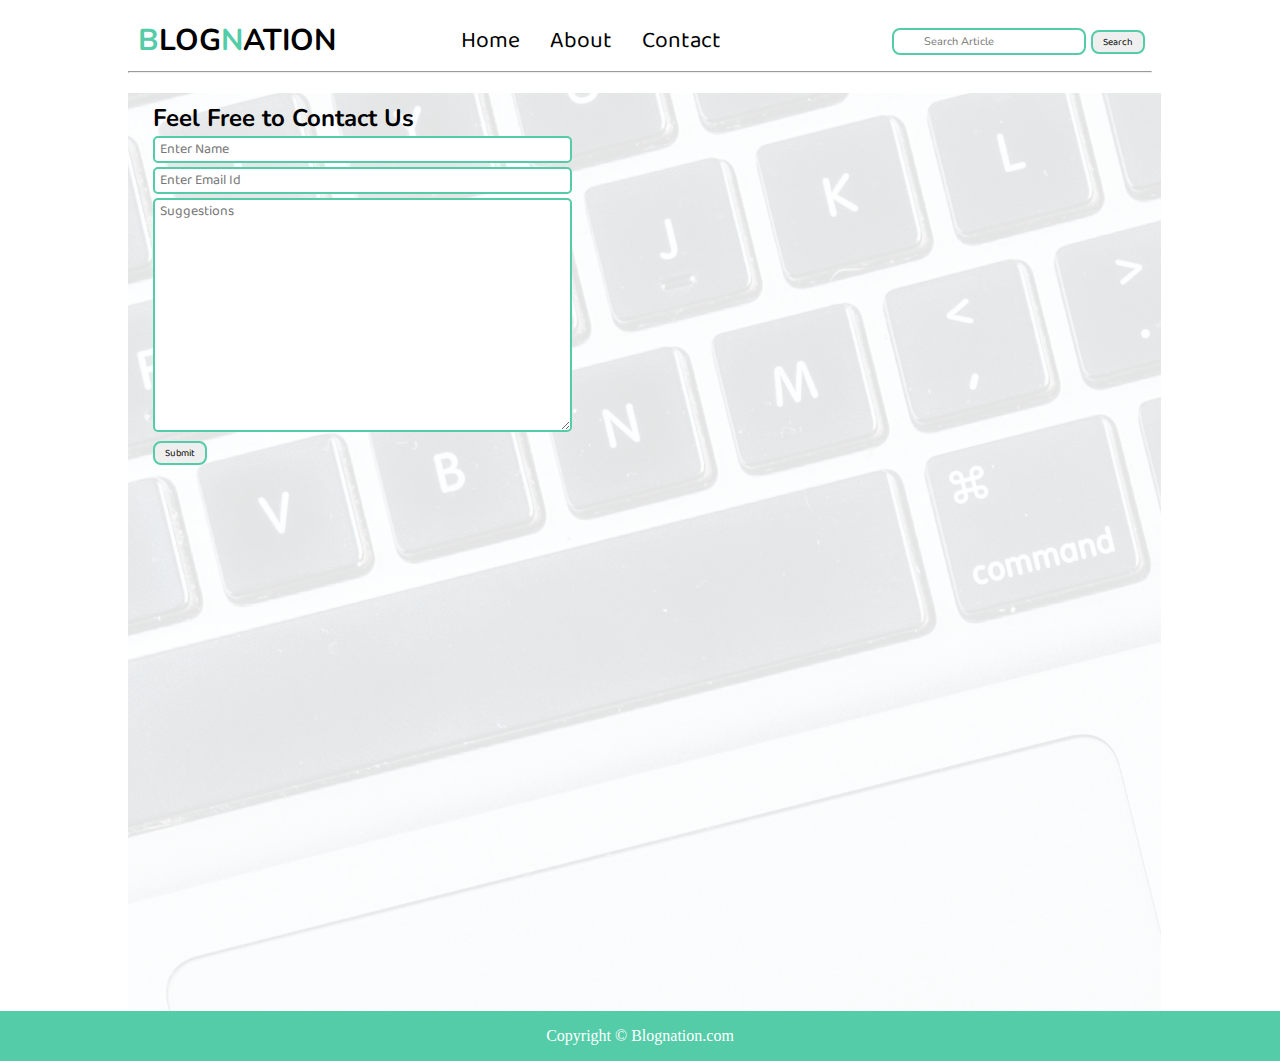
<file: contact.html>
<!DOCTYPE html>
<html lang="en">

<head>
    <meta charset="UTF-8">
    <meta http-equiv="X-UA-Compatible" content="IE=edge">
    <meta name="viewport" content="width=device-width, initial-scale=1.0">
    <link rel="stylesheet" href="css/utility.css">
    <link rel="stylesheet" href="css/style.css">
    <link rel="stylesheet" href="css/contact.css">
    <link rel="stylesheet" href="css/res.css">
    <link rel="stylesheet" href="css/about.css">
    <link rel="stylesheet" href="css/article1.css">
    <title>BlogNation</title>
</head>

<body>
    <div class="navigation max_width-1 m_at font1">
        <div class="n-left">
            <span id="b-name"><span style="color:var(--main-bg-color);">B</span>LOG<span style="color:var(--main-bg-color);">N</span>ATION</span>
            <ul>
                <li><a href="index.html">Home</a></li>
                <li><a href="about.html">About</a></li>
                <li><a href="contact.html" target="_blank">Contact</a></li>
            </ul>

        </div>
        <div class="n-right">
            <form action="search.html" method="get">
            <input class="form-input" type="text" name="query" placeholder="Search Article">
            <button class="btn">Search</button>
        </form>
        </div>

    </div>
    <div class="max_width-1 m_at">
        <hr>
    </div>
    <div class="contact-content font1 m_at max_width-1 m_at ">
        <div class="max_width-1 m_at m-pad">
            <h2>Feel Free to Contact Us</h2>
            <div class="contact-form font1">
                <div class="form-box">
                    <input type="text" placeholder="Enter Name">
                </div>
                <div class="form-box">
                    <input type="Email" name="Email" placeholder="Enter Email Id">
                </div>
                <div class="form-box">
                    <textarea name="" placeholder="Suggestions" id="" cols="30" rows="10"></textarea>
                </div>
                <button class="btn" >Submit</button>
            </div>
        </div>
    </div>

    <div class="footer">
        <p>Copyright &copy Blognation.com</p>
    </div>
</body>

</html>
</file>
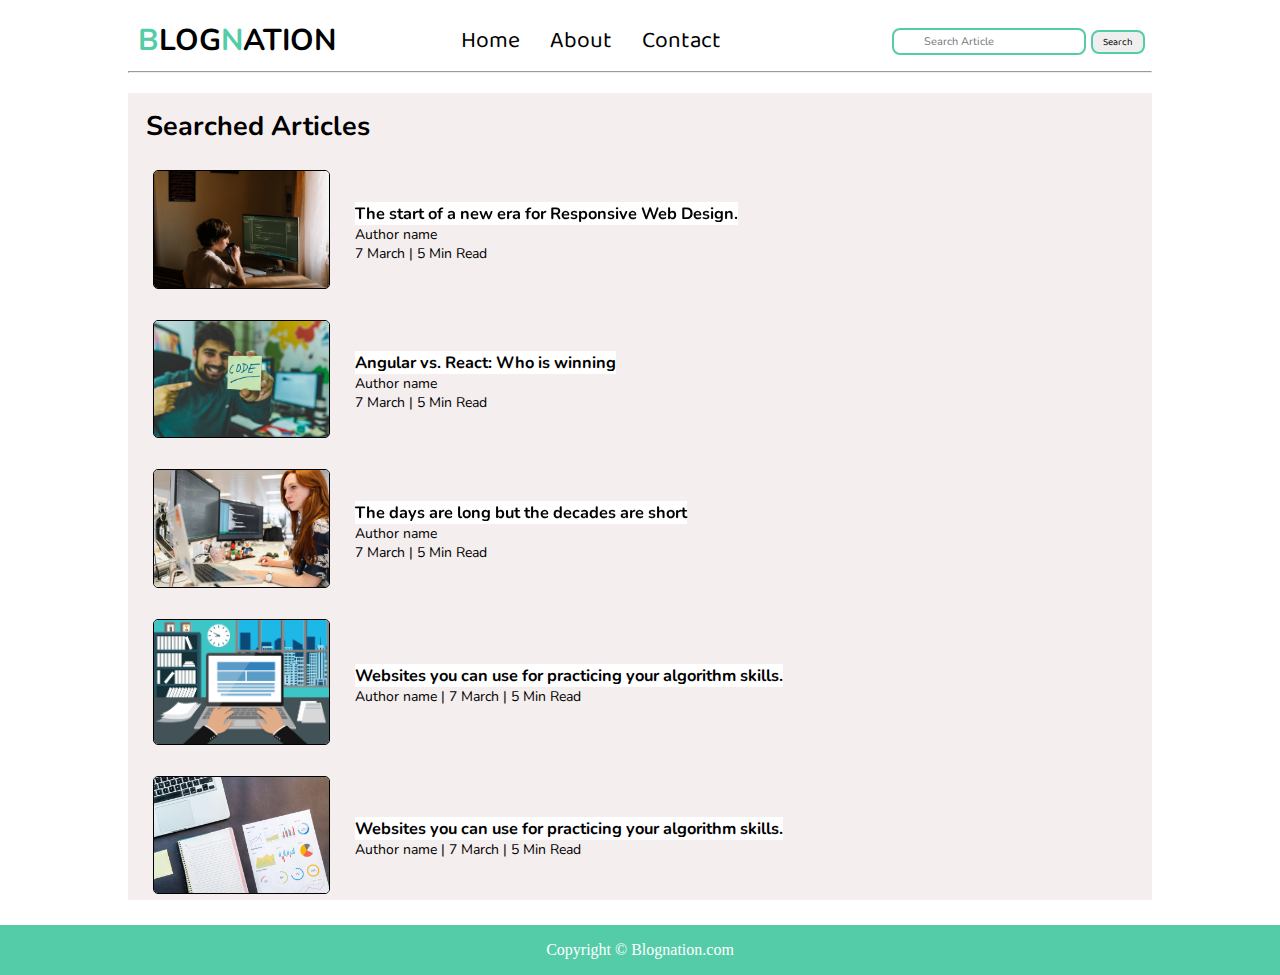
<file: search.html>
<!DOCTYPE html>
<html lang="en">

<head>
    <meta charset="UTF-8">
    <meta http-equiv="X-UA-Compatible" content="IE=edge">
    <meta name="viewport" content="width=device-width, initial-scale=1.0">
    <link rel="stylesheet" href="css/utility.css">
    <link rel="stylesheet" href="css/style.css">
    <link rel="stylesheet" href="css/res.css">
    <link rel="stylesheet" href="css/about.css">
    <link rel="stylesheet" href="css/contact.css">
    <link rel="stylesheet" href="css/article1.css">
    <title>BlogNation</title>
</head>

<body>
    <div class="navigation max_width-1 m_at font1">
        <div class="n-left">
            <span id="b-name"><span style="color:var(--main-bg-color);">B</span>LOG<span style="color:var(--main-bg-color);">N</span>ATION</span>
            <ul>
                <li><a href="index.html">Home</a></li>
                <li><a href="about.html">About</a></li>
                <li><a href="contact.html" target="_blank">Contact</a></li>
            </ul>

        </div>
        <div class="n-right">
            <form action="search.html" method="get">
            <input class="form-input" type="text" name="query" placeholder="Search Article">
            <button class="btn">Search</button>
        </form>
        </div>

    </div>

    <div class="max_width-1 m_at">
        <hr>
    </div>

    <div class="h-articles max_width-1 m_at font1">
        <h2>Searched Articles</h1>
            <div class="h-article">
                <div class="h-article-img">
                    <img src="img/pexels-cottonbro-4709285.jpg" alt="article-1">
                </div>
                <div class="h-article-content font1">
                    <a href="article1.html">
                        <h3 class="stick">The start of a new era for Responsive Web Design.</h3>
                    </a>
                    <div>Author name </div>
                    <span>7 March | 5 Min Read</span>
                </div>
            </div>

            <div class="h-article">
                <div class="h-article-img">
                    <img src="img/code.jpeg" alt="article-1">
                </div>
                <div class="h-article-content font1">
                    <a href="article2.html">
                        <h3 class="stick">Angular vs. React: Who is winning</h3>
                    </a>
                    <div>Author name</div>
                    <span>7 March | 5 Min Read</span>
                </div>
            </div>

            <div class="h-article">
                <div class="h-article-img">
                    <img src="img/code2.jpeg" alt="article-1">
                </div>
                <div class="h-article-content font1">
                    <a href="article3.html">
                        <h3 class="stick">The days are long but the decades are short</h3>
                    </a>
                    <div>Author name </div>
                    <span>7 March | 5 Min Read</span>
                </div>
            </div>

            <div class="h-article">
                <div class="h-article-img">
                    <img src="img/office_employee_workspace.jpg" alt="article-1">
                </div>
                <div class="h-article-content font1">
                    <a href="blogpost.html">
                        <h3 class="stick">Websites you can use for practicing your algorithm skills.</h3>
                    </a>
                    <span>Author name |</span>
                    <span>7 March | 5 Min Read</span>
                </div>
            </div>

            <div class="h-article">
                <div class="h-article-img">
                    <img src="img/pexels-lukas-669616.jpg" alt="article-1">
                </div>
                <div class="h-article-content font1">
                    <a href="blogpost.html">
                        <h3 class="stick">Websites you can use for practicing your algorithm skills.</h3>
                    </a>
                    <span>Author name |</span>
                    <span>7 March | 5 Min Read</span>
                </div>
            </div>

    </div>

    <div class="footer">
        <p>Copyright &copy Blognation.com</p>
    </div>
</body>

</html>
</file>
<file: css/utility.css>
@import url('https://fonts.googleapis.com/css2?family=Nunito:wght@200;400&display=swap');
@import url('https://fonts.googleapis.com/css2?family=Baloo+Bhai+2&display=swap');

:root{
    --main-bg-color:rgb(85, 204, 168);
    --font-1:'Nunito', sans-serif;
    --font-2:'Baloo Bhai 2', cursive;
}

.font1{
    font-family: var(--font-1);
}

.font2{
    font-family: var(--font-);
}

.max_width-1{
    width: 80vw;
}

.max_width-2{
    width:60vw;
}
.m_at{
    margin:auto;
}

.f-size{
    font-size:18px;
}

.fl_direct{
    flex-direction: column;
}


.btn{
    padding: 2px 10px;
    font-size: 10px;
    font-family: var(--font-2);
    border: 2px solid;
    border-color: var(--main-bg-color);
    border-radius: 8px;
    cursor:pointer;
    transition: all 0.3s ease-in-out;
}
.btn:hover{
    color:white;
    background-color: var(--main-bg-color);
}

.form-input{
        width: 50%;
        padding: 4px 30px;
        font-family: var(--font-1);
        border: 2px solid;
        border-color: var(--main-bg-color);
        font-size: 11px;
        border-radius: 8px;
}

.form-box input, textarea{
    border: 2px solid;
    border-color: var(--main-bg-color);
    border-radius: 5px;
    width: 32vw;
    font-size:14px;
    font-family: var(--font-2);
    margin: 2px 0px;
    padding-left: 5px;
}

.m-pad{
    padding-left: 25px;
    padding-bottom: 10px;
}
</file>
<file: css/style.css>
*{
    margin:0;
    padding:0;
}
.navigation{
    margin-top:10px;
    font-size: 18px;
    /* height: 70px; */
    /* background-color: bisque; */
    display: flex;
    justify-content: space-between;
    align-items:center;
}

.n-left{
    font-size: 20px;
    display: flex;
}

.n-left ul li:hover{
    font-weight:700;
     
}
#b-name{
    font-size:30px;
    margin:10px;
    display: flex;
    align-items: center;
    font-weight: bold;
}

/* #b-name:hover{
    cursor: crosshair;
    font-size: xx-large;
} */

.blog-name{
    font-weight: bold
}
.n-left ul{
    display:flex;
    align-items: center;
    margin:0px 100px;
}
.n-left ul li{
    list-style-type: none;
    margin:0px 15px;
    font-size: 23px;
    font-family: var(--font-2);
    transition: all 0.3s ease-in-out;
}

.n-left ul a{
    text-decoration: none;
    color: black;
}

.n-left ul li a:hover{
    color:var(--main-bg-color);
    font-weight: bolder;
}

.content{
    margin-top:24px;
    height:100%;
    /* background-color:rgb(223, 111, 223); */
    display: flex;
    position: relative;
    padding-bottom: 24px;
}
.content::after{
    content:"";
    /* background-image: url('../img/pexels-lukas-669616.jpg'); */
    position:absolute;
    width:50%;
    height:inherit;
    opacity: 0.1;
}
.content-left{
    padding:50px;
    font-family: var(--font-2);
    display: flex;
    flex-direction: column;
    justify-content: center;
    z-index: 1;
}
.content-right{
    width: 100%;
    padding:50px;
    display: flex;
    align-items:right;
    border-radius: 5px;
    justify-content:right;
    background-image: url('slide1.jpeg');
    /* background-repeat: no-repeat; */
    animation: slide 15s infinite;
}
@keyframes slide{
    25%{
        background:url(slide2.jpeg);
    }
    50%{
        background:url(slide3.jpeg);
    }
    75%{
        background:url(slide4.jpeg);
    }
    100%{
        background:url(slide1.jpeg);
    }

}


.h-articles{
    margin-top:20px;
    background-color:rgb(245, 238, 238);
    padding-top:15px;
    font-size:18px;
}

.h-articles h2{
    padding-left: 18px;
}

.h-article{
    display: flex;
    margin:25px;
    /* flex-direction: column; */
}

.stick{
    text-align: center;
    justify-content:center;
    /* border: 5px solid rgb(255, 255, 255); */
    background-color:rgb(255, 255, 255);
    /* border-radius: 3px; */
    position: sticky;
    top: 0px;
    /* position: sticky; */
}

.h-article-img img{
    width:175px;
    border:1px solid;
    border-radius: 5px;
}

.h-article-img{
    transform:all 2.1s;
}

.h-article-img:hover{
    transform: scale(1.2);
}

.h-article-content{
    align-self:center;
    padding:25px;
    font-size:14px;
    /* text-align: center; */
    transform: all 1s;
}

.h-article-content:hover{
    transform:scale(1.1);
}

.h-article-content a{
    text-decoration: none;
    color:black;
}

.footer{
    height:50px;
    background-color:var(--main-bg-color);
    display:flex;
    align-items:center;
    justify-content: center;
    color:white;
    flex-direction:column;

}.footer p{
    color:white;
}
</file>
<file: css/res.css>
@media screen and (max-width:1000px){
    .navigation{
        flex-direction: column;
        margin-bottom: 24px;
    }
    .n-left{
        display:flex;
        text-align: center;
        flex-direction: column;
    }
    .content-right{
        display: none;
    }

    .row-article{
        flex-direction: column;
    }
}
</file>
<file: css/about.css>
.about{
    display: flow-root;
    align-items: center;
    padding-top: 100px;
    padding-left: 400px;
}
</file>
<file: css/article1.css>
.para{
    font-size: large;
    line-height: 30px;
}

.para p h2{
    line-height: 100px;
}
</file>
<file: css/contact.css>
.contact-content{
    margin-top:20px;
    height:100vh;
    /* background-color:rgb(223, 111, 223); */
    position: relative;
    padding: 9px;
    position: relative;
    overflow: hidden;
}

.contact-content::after{
    content:"";
    padding-top:50px ;
    background-image: url('../img/pexels-lukas-669616.jpg');
    position:absolute;
    width:100%;
    top:0;
    height:inherit;
    opacity: 0.1;
    z-index:-1;
}
</file>
<file: css/blogpost.css>
.blog-img{
    height: 400px;
    overflow: hidden;
}

.blog-img img{
    width: 100%;
}
.blogpost-content{
    /* background-color: brown; */
    margin-top: 20px;
}

.blogpost-content h1{
    text-align: center;
    font-size: 45px;
    padding-bottom: 45px;
}

.row-article{
    display: flex;
}

.b-article{
    /* flex-direction: column; */
    justify-content: center;
    align-items:center;
}
.blogpost-content p{
    margin-top:10px;
}

.blog-meta{
    /* background-color: darkorange; */
    display: flex;
    justify-content:space-between;
    padding: 15px 12px;
    align-items: center;
}
.social-info{
    align-self: center;
    cursor:pointer; 
}
</file>
